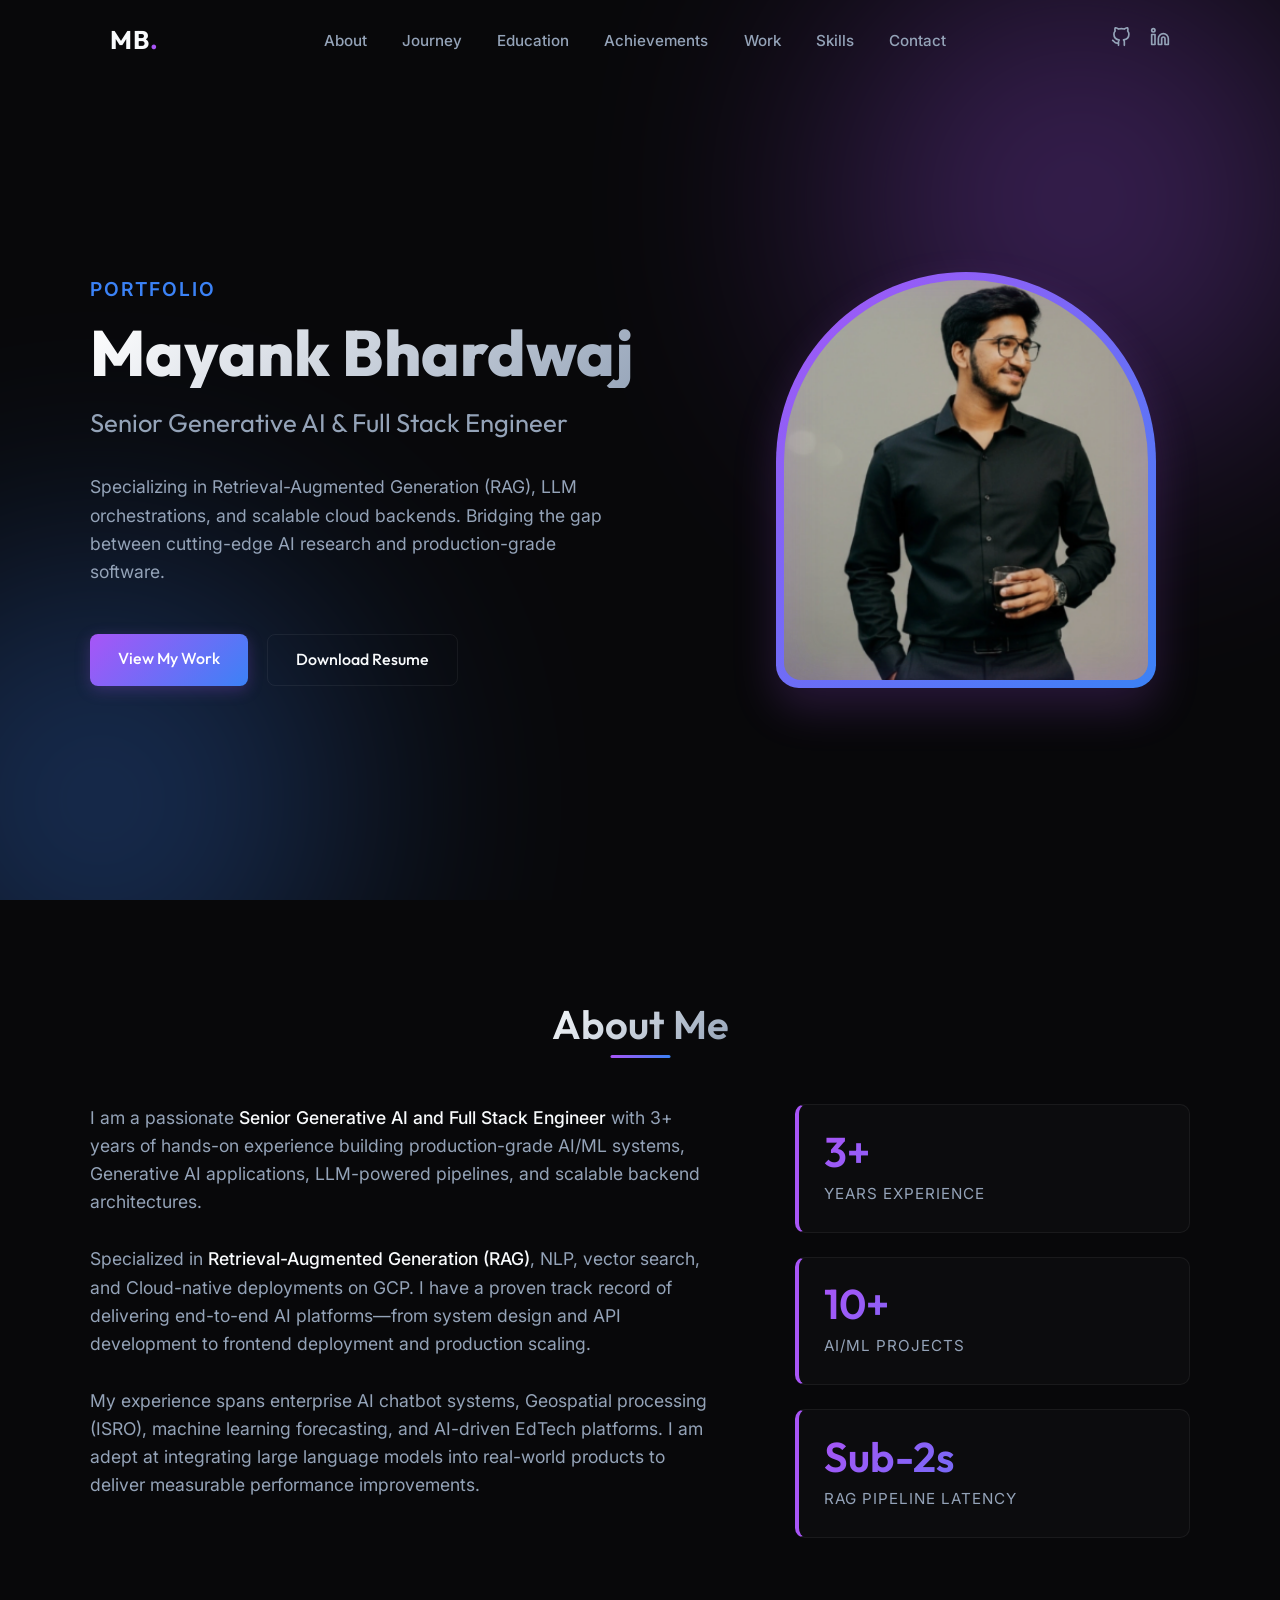
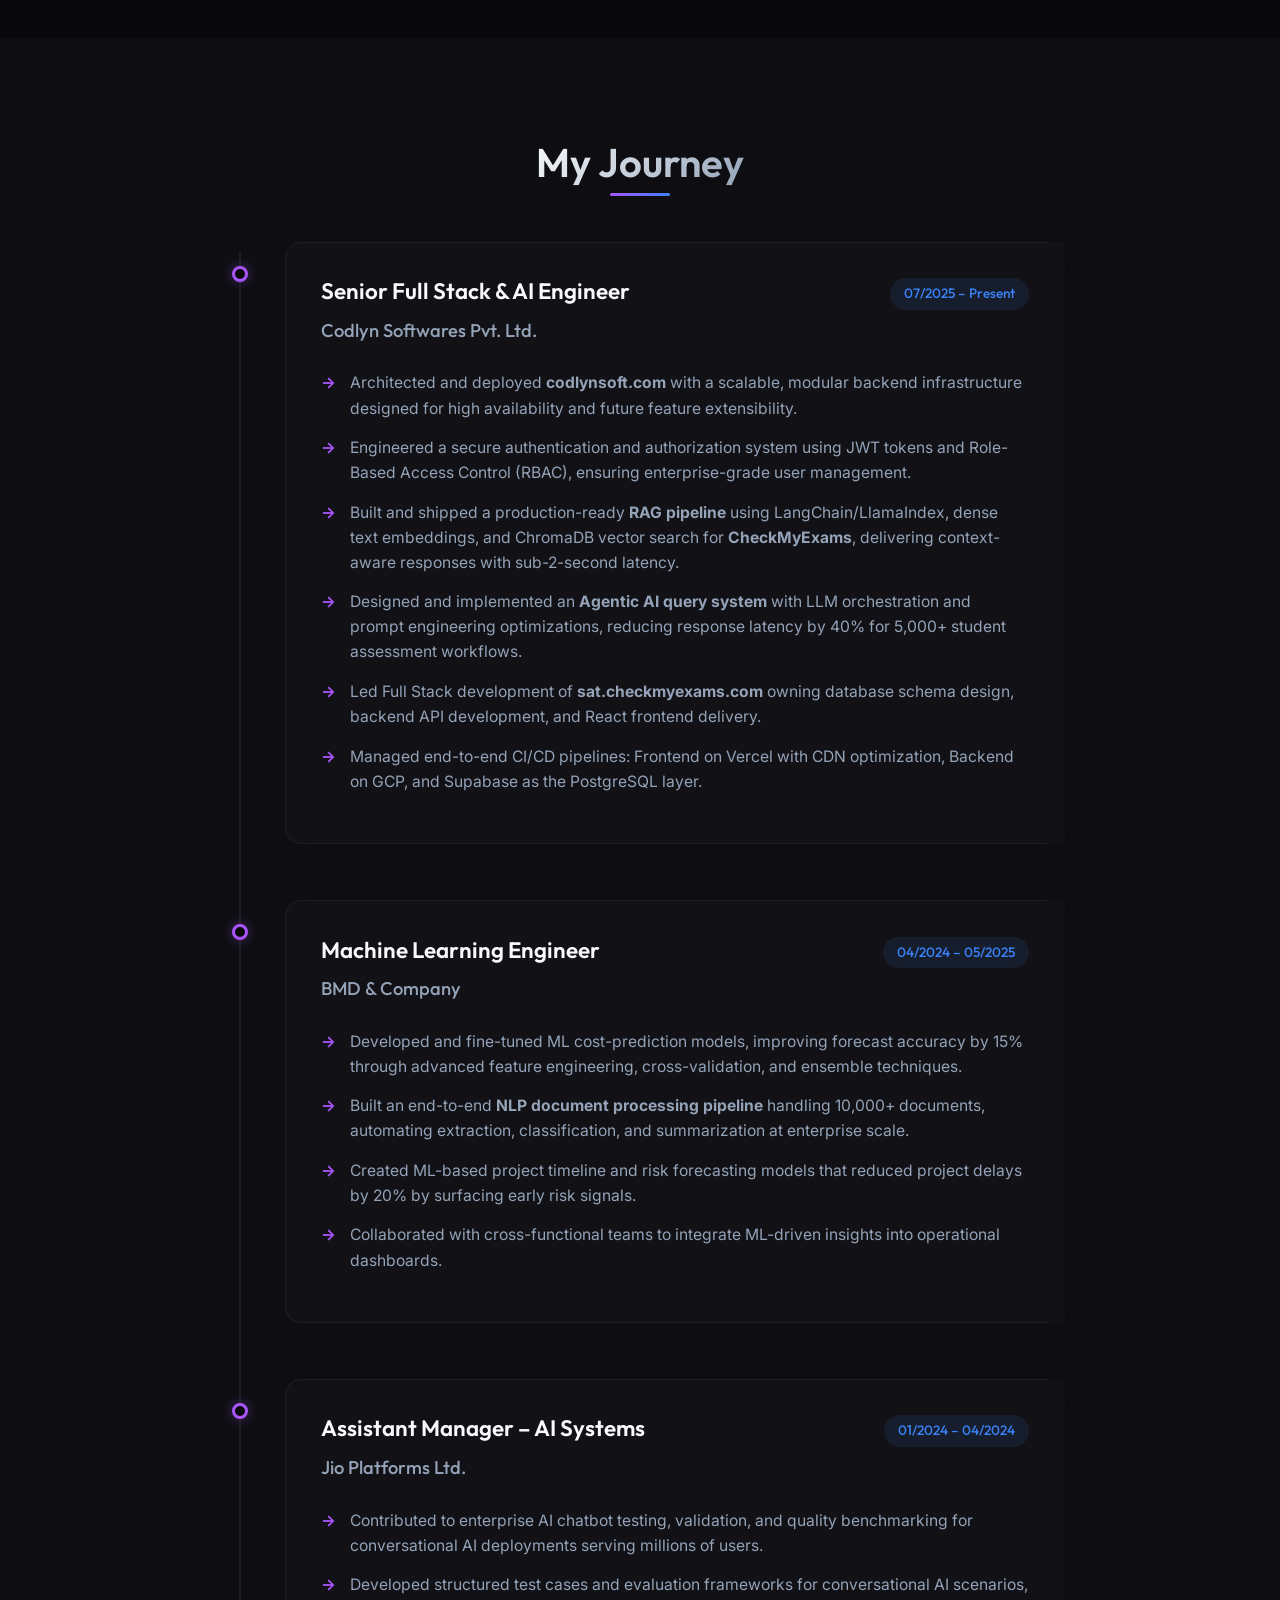
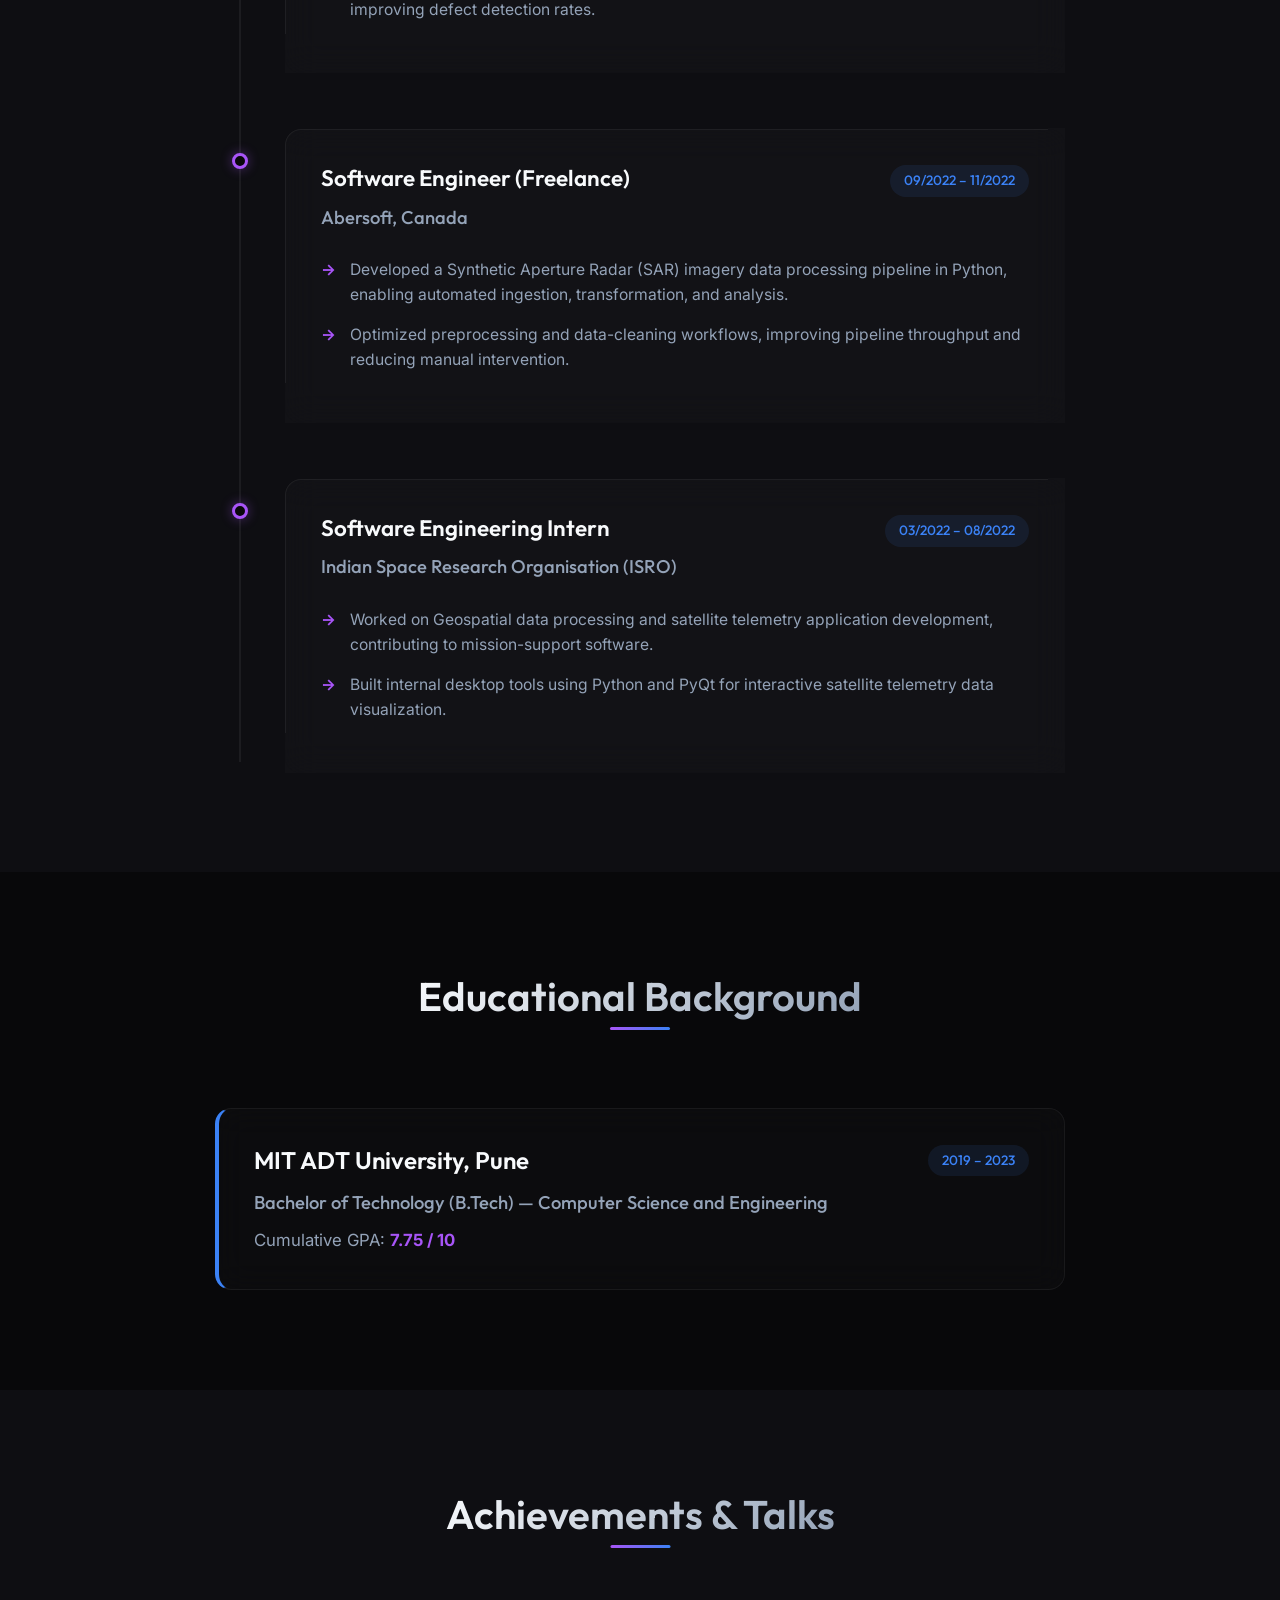
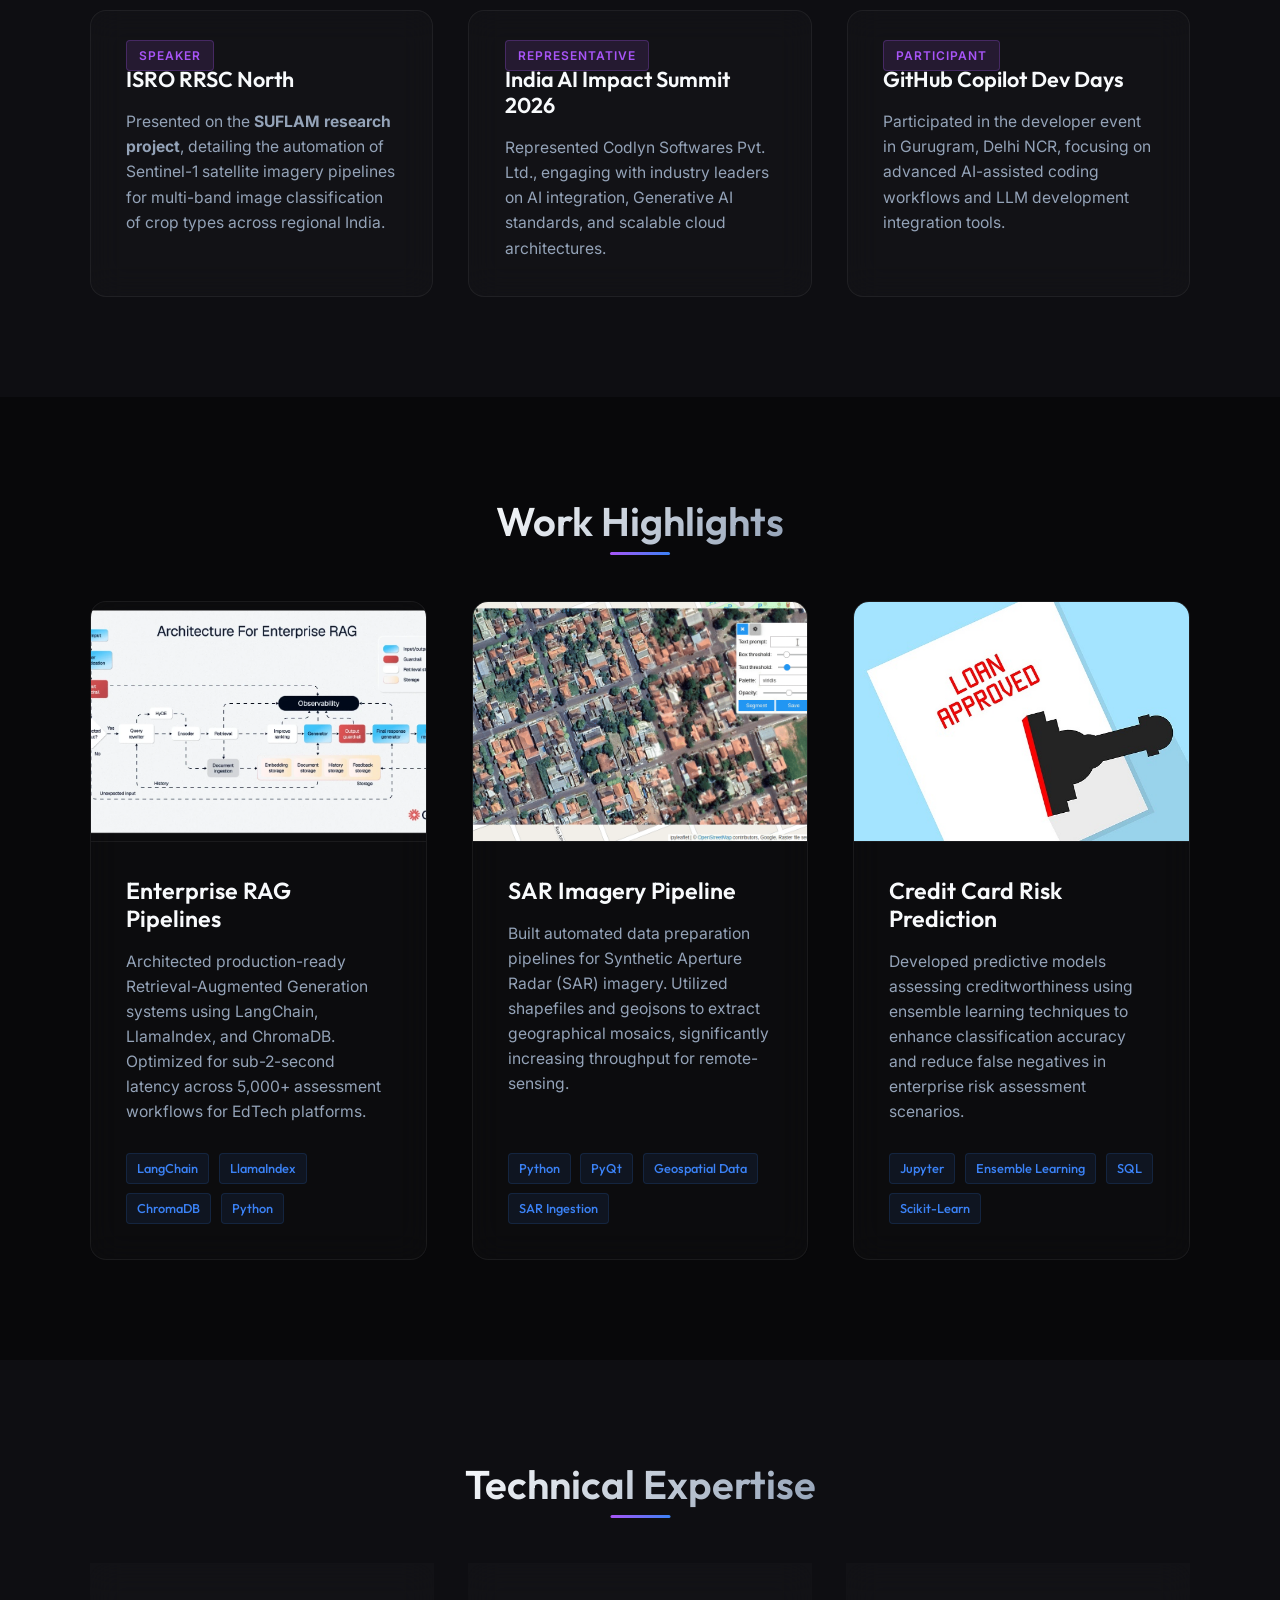
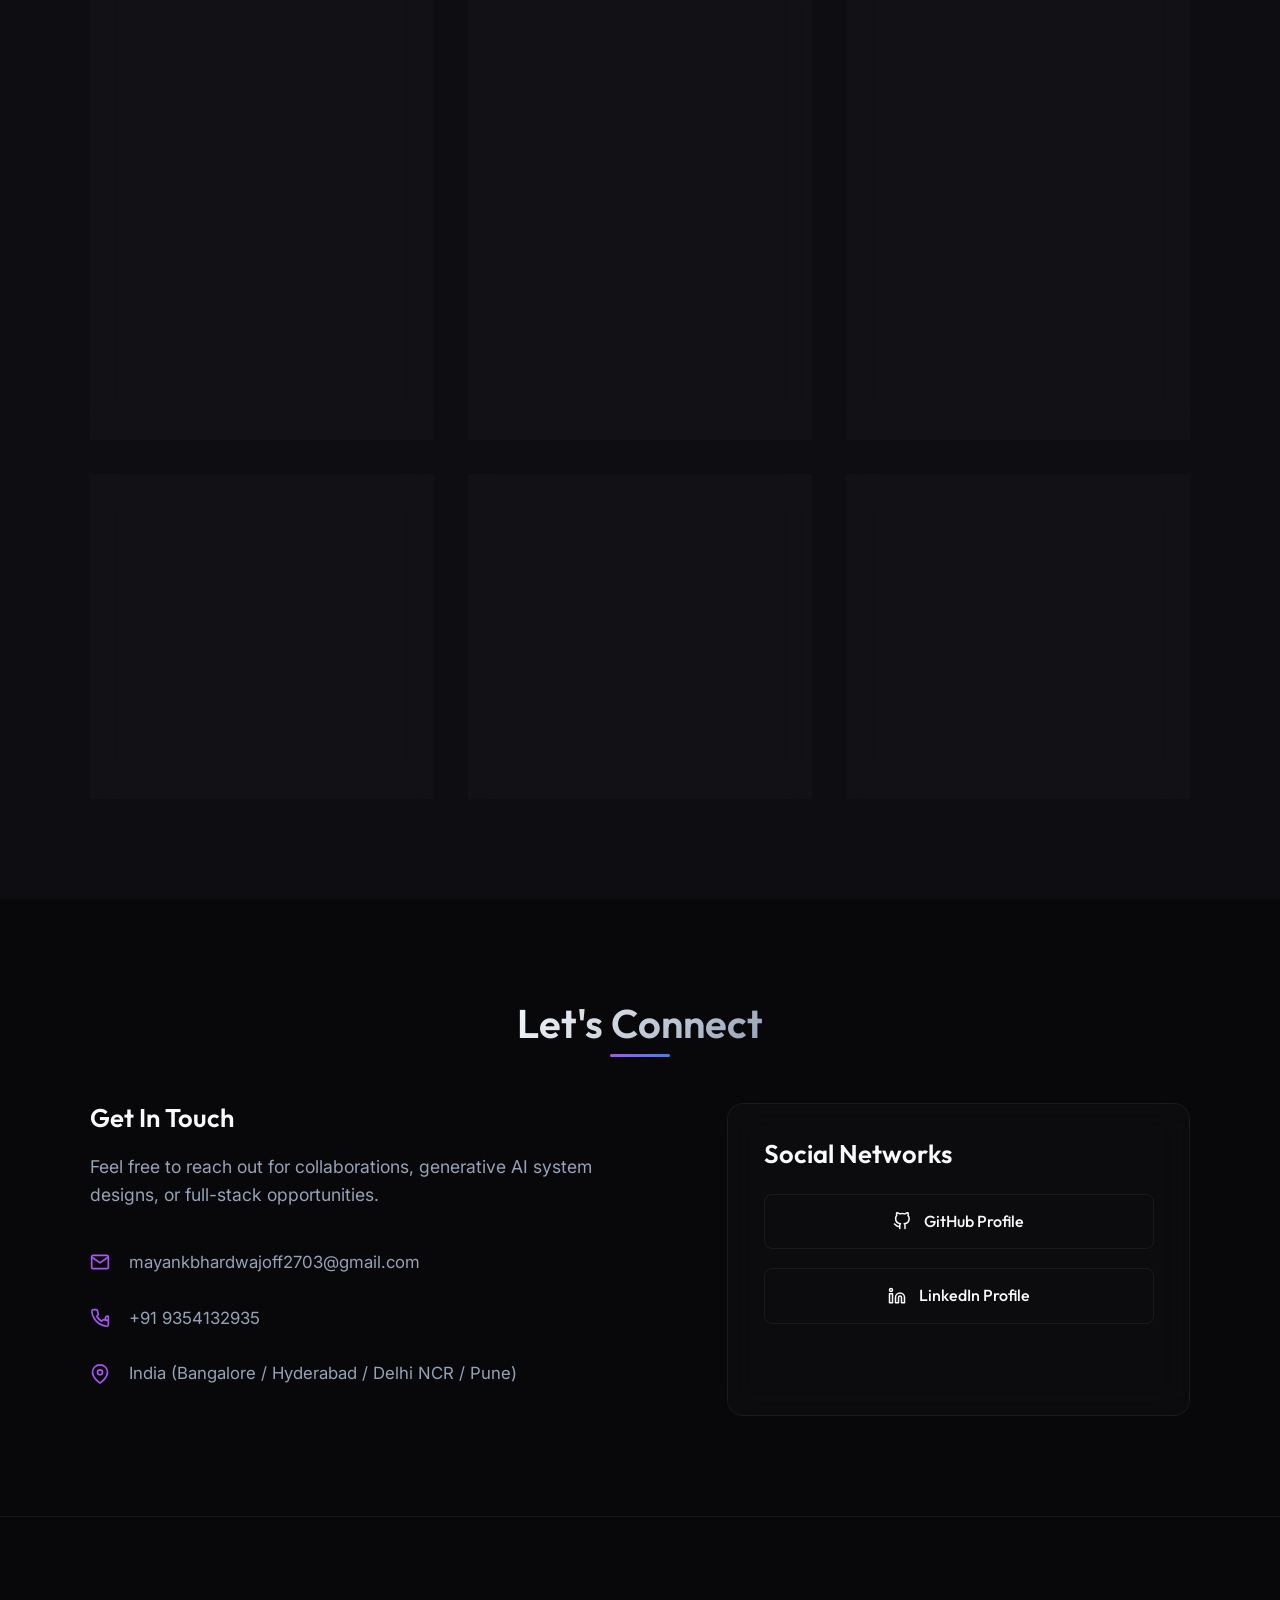
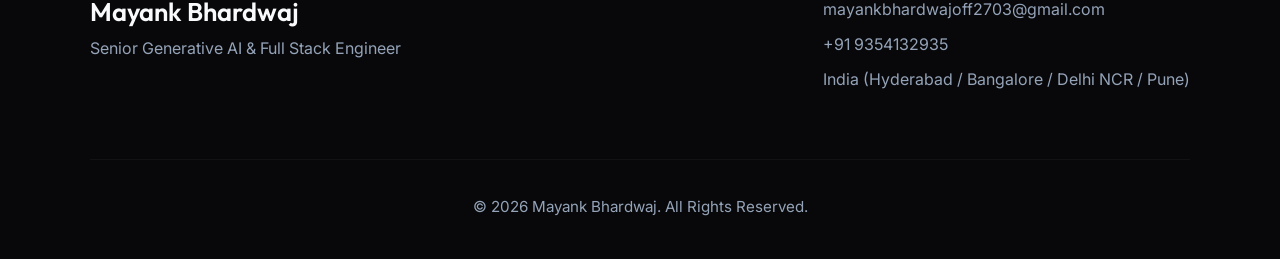
<file: index.html>
<!DOCTYPE html>
<html lang="en" class="dark">
<head>
    <meta charset="UTF-8">
    <meta name="viewport" content="width=device-width, initial-scale=1.0">
    <title>Mayank Bhardwaj | Senior Generative AI & Full Stack Engineer</title>
    <meta name="description" content="Portfolio of Mayank Bhardwaj, Senior Generative AI & Full Stack Engineer specializing in RAG, LLM Systems, and scalable backend architectures.">
    
    <!-- Google Fonts -->
    <link rel="preconnect" href="https://fonts.googleapis.com">
    <link rel="preconnect" href="https://fonts.gstatic.com" crossorigin>
    <link href="https://fonts.googleapis.com/css2?family=Outfit:wght@300;400;500;600;700;800&family=Inter:wght@300;400;500;600&display=swap" rel="stylesheet">
    
    <!-- CSS -->
    <link rel="stylesheet" href="styles.css">
</head>
<body>
    <!-- Navigation -->
    <nav class="navbar" id="navbar">
        <div class="nav-content">
            <a href="#" class="logo">MB<span>.</span></a>
            <ul class="nav-links">
                <li><a href="#about">About</a></li>
                <li><a href="#experience">Journey</a></li>
                <li><a href="#education">Education</a></li>
                <li><a href="#achievements">Achievements</a></li>
                <li><a href="#projects">Work</a></li>
                <li><a href="#skills">Skills</a></li>
                <li><a href="#contact">Contact</a></li>
            </ul>
            <div class="nav-socials">
                <a href="https://github.com/Mayank-Bhardwaj-2703" target="_blank" aria-label="GitHub">
                    <svg viewBox="0 0 24 24" width="20" height="20" stroke="currentColor" stroke-width="2" fill="none" stroke-linecap="round" stroke-linejoin="round"><path d="M9 19c-5 1.5-5-2.5-7-3m14 6v-3.87a3.37 3.37 0 0 0-.94-2.61c3.14-.35 6.44-1.54 6.44-7A5.44 5.44 0 0 0 20 4.77 5.07 5.07 0 0 0 19.91 1S18.73.65 16 2.48a13.38 13.38 0 0 0-7 0C6.27.65 5.09 1 5.09 1A5.07 5.07 0 0 0 5 4.77a5.44 5.44 0 0 0-1.5 3.78c0 5.42 3.3 6.61 6.44 7A3.37 3.37 0 0 0 9 18.13V22"></path></svg>
                </a>
                <a href="https://www.linkedin.com/in/mayankbhardwaj2703/" target="_blank" aria-label="LinkedIn">
                    <svg viewBox="0 0 24 24" width="20" height="20" stroke="currentColor" stroke-width="2" fill="none" stroke-linecap="round" stroke-linejoin="round"><path d="M16 8a6 6 0 0 1 6 6v7h-4v-7a2 2 0 0 0-2-2 2 2 0 0 0-2 2v7h-4v-7a6 6 0 0 1 6-6z"></path><rect x="2" y="9" width="4" height="12"></rect><circle cx="4" cy="4" r="2"></circle></svg>
                </a>
            </div>
            <!-- Mobile Menu Toggle -->
            <div class="mobile-menu-toggle" id="mobile-toggle">
                <span></span>
                <span></span>
                <span></span>
            </div>
        </div>
    </nav>

    <!-- Hero Section -->
    <section class="hero" id="home">
        <div class="hero-container">
            <div class="hero-content reveal">
                <p class="hero-greeting">Portfolio</p>
                <h1 class="hero-name">Mayank Bhardwaj</h1>
                <h2 class="hero-role">Senior Generative AI & Full Stack Engineer</h2>
                <p class="hero-bio">Specializing in Retrieval-Augmented Generation (RAG), LLM orchestrations, and scalable cloud backends. Bridging the gap between cutting-edge AI research and production-grade software.</p>
                <div class="hero-cta">
                    <a href="#projects" class="btn btn-primary">View My Work</a>
                    <a href="Mayank_Bhardwaj_Resume_2026%20(1).docx" class="btn btn-outline" download>Download Resume</a>
                </div>
            </div>
            <div class="hero-image-wrapper reveal delay-1">
                <div class="hero-image-frame">
                    <div class="hero-image">
                        <img src="assets/profile.png" alt="Mayank Bhardwaj">
                        <div class="glow-effect"></div>
                    </div>
                </div>
            </div>
        </div>
    </section>

    <!-- About Section -->
    <section class="about section-padding" id="about">
        <div class="container reveal">
            <h2 class="section-title">About Me</h2>
            <div class="about-grid">
                <div class="about-text">
                    <p>I am a passionate <strong>Senior Generative AI and Full Stack Engineer</strong> with 3+ years of hands-on experience building production-grade AI/ML systems, Generative AI applications, LLM-powered pipelines, and scalable backend architectures.</p>
                    <p>Specialized in <strong>Retrieval-Augmented Generation (RAG)</strong>, NLP, vector search, and Cloud-native deployments on GCP. I have a proven track record of delivering end-to-end AI platforms—from system design and API development to frontend deployment and production scaling.</p>
                    <p>My experience spans enterprise AI chatbot systems, Geospatial processing (ISRO), machine learning forecasting, and AI-driven EdTech platforms. I am adept at integrating large language models into real-world products to deliver measurable performance improvements.</p>
                </div>
                <div class="about-stats">
                    <div class="stat-card">
                        <h3>3+</h3>
                        <p>Years Experience</p>
                    </div>
                    <div class="stat-card">
                        <h3>10+</h3>
                        <p>AI/ML Projects</p>
                    </div>
                    <div class="stat-card">
                        <h3>Sub-2s</h3>
                        <p>RAG Pipeline Latency</p>
                    </div>
                </div>
            </div>
        </div>
    </section>

    <!-- Journey / Experience Section -->
    <section class="experience section-padding bg-alt" id="experience">
        <div class="container reveal">
            <h2 class="section-title">My Journey</h2>
            <div class="timeline">
                
                <div class="timeline-item reveal">
                    <div class="timeline-dot"></div>
                    <div class="timeline-content glass-card">
                        <div class="timeline-header">
                            <h3>Senior Full Stack & AI Engineer</h3>
                            <span class="timeline-date">07/2025 – Present</span>
                        </div>
                        <h4 class="timeline-company">Codlyn Softwares Pvt. Ltd.</h4>
                        <ul class="timeline-bullets">
                            <li>Architected and deployed <strong>codlynsoft.com</strong> with a scalable, modular backend infrastructure designed for high availability and future feature extensibility.</li>
                            <li>Engineered a secure authentication and authorization system using JWT tokens and Role-Based Access Control (RBAC), ensuring enterprise-grade user management.</li>
                            <li>Built and shipped a production-ready <strong>RAG pipeline</strong> using LangChain/LlamaIndex, dense text embeddings, and ChromaDB vector search for <strong>CheckMyExams</strong>, delivering context-aware responses with sub-2-second latency.</li>
                            <li>Designed and implemented an <strong>Agentic AI query system</strong> with LLM orchestration and prompt engineering optimizations, reducing response latency by 40% for 5,000+ student assessment workflows.</li>
                            <li>Led Full Stack development of <strong>sat.checkmyexams.com</strong> owning database schema design, backend API development, and React frontend delivery.</li>
                            <li>Managed end-to-end CI/CD pipelines: Frontend on Vercel with CDN optimization, Backend on GCP, and Supabase as the PostgreSQL layer.</li>
                        </ul>
                    </div>
                </div>

                <div class="timeline-item reveal">
                    <div class="timeline-dot"></div>
                    <div class="timeline-content glass-card">
                        <div class="timeline-header">
                            <h3>Machine Learning Engineer</h3>
                            <span class="timeline-date">04/2024 – 05/2025</span>
                        </div>
                        <h4 class="timeline-company">BMD & Company</h4>
                        <ul class="timeline-bullets">
                            <li>Developed and fine-tuned ML cost-prediction models, improving forecast accuracy by 15% through advanced feature engineering, cross-validation, and ensemble techniques.</li>
                            <li>Built an end-to-end <strong>NLP document processing pipeline</strong> handling 10,000+ documents, automating extraction, classification, and summarization at enterprise scale.</li>
                            <li>Created ML-based project timeline and risk forecasting models that reduced project delays by 20% by surfacing early risk signals.</li>
                            <li>Collaborated with cross-functional teams to integrate ML-driven insights into operational dashboards.</li>
                        </ul>
                    </div>
                </div>

                <div class="timeline-item reveal">
                    <div class="timeline-dot"></div>
                    <div class="timeline-content glass-card">
                        <div class="timeline-header">
                            <h3>Assistant Manager – AI Systems</h3>
                            <span class="timeline-date">01/2024 – 04/2024</span>
                        </div>
                        <h4 class="timeline-company">Jio Platforms Ltd.</h4>
                        <ul class="timeline-bullets">
                            <li>Contributed to enterprise AI chatbot testing, validation, and quality benchmarking for conversational AI deployments serving millions of users.</li>
                            <li>Developed structured test cases and evaluation frameworks for conversational AI scenarios, improving defect detection rates.</li>
                        </ul>
                    </div>
                </div>

                <div class="timeline-item reveal">
                    <div class="timeline-dot"></div>
                    <div class="timeline-content glass-card">
                        <div class="timeline-header">
                            <h3>Software Engineer (Freelance)</h3>
                            <span class="timeline-date">09/2022 – 11/2022</span>
                        </div>
                        <h4 class="timeline-company">Abersoft, Canada</h4>
                        <ul class="timeline-bullets">
                            <li>Developed a Synthetic Aperture Radar (SAR) imagery data processing pipeline in Python, enabling automated ingestion, transformation, and analysis.</li>
                            <li>Optimized preprocessing and data-cleaning workflows, improving pipeline throughput and reducing manual intervention.</li>
                        </ul>
                    </div>
                </div>

                <div class="timeline-item reveal">
                    <div class="timeline-dot"></div>
                    <div class="timeline-content glass-card">
                        <div class="timeline-header">
                            <h3>Software Engineering Intern</h3>
                            <span class="timeline-date">03/2022 – 08/2022</span>
                        </div>
                        <h4 class="timeline-company">Indian Space Research Organisation (ISRO)</h4>
                        <ul class="timeline-bullets">
                            <li>Worked on Geospatial data processing and satellite telemetry application development, contributing to mission-support software.</li>
                            <li>Built internal desktop tools using Python and PyQt for interactive satellite telemetry data visualization.</li>
                        </ul>
                    </div>
                </div>

            </div>
        </div>
    </section>

    <!-- Education Section -->
    <section class="education section-padding" id="education">
        <div class="container reveal">
            <h2 class="section-title">Educational Background</h2>
            <div class="education-card glass-card">
                <div class="education-header">
                    <h3>MIT ADT University, Pune</h3>
                    <span class="timeline-date">2019 – 2023</span>
                </div>
                <h4 class="education-degree">Bachelor of Technology (B.Tech) — Computer Science and Engineering</h4>
                <p class="education-cgpa">Cumulative GPA: <strong>7.75 / 10</strong></p>
            </div>
        </div>
    </section>

    <!-- Achievements Section -->
    <section class="achievements section-padding bg-alt" id="achievements">
        <div class="container reveal">
            <h2 class="section-title">Achievements & Talks</h2>
            <div class="achievements-grid">
                <div class="achievement-card glass-card reveal">
                    <div class="achievement-badge">Speaker</div>
                    <h3>ISRO RRSC North</h3>
                    <p>Presented on the <strong>SUFLAM research project</strong>, detailing the automation of Sentinel-1 satellite imagery pipelines for multi-band image classification of crop types across regional India.</p>
                </div>
                <div class="achievement-card glass-card reveal delay-1">
                    <div class="achievement-badge">Representative</div>
                    <h3>India AI Impact Summit 2026</h3>
                    <p>Represented Codlyn Softwares Pvt. Ltd., engaging with industry leaders on AI integration, Generative AI standards, and scalable cloud architectures.</p>
                </div>
                <div class="achievement-card glass-card reveal delay-2">
                    <div class="achievement-badge">Participant</div>
                    <h3>GitHub Copilot Dev Days</h3>
                    <p>Participated in the developer event in Gurugram, Delhi NCR, focusing on advanced AI-assisted coding workflows and LLM development integration tools.</p>
                </div>
            </div>
        </div>
    </section>

    <!-- Projects Section -->
    <section class="projects section-padding" id="projects">
        <div class="container reveal">
            <h2 class="section-title">Work Highlights</h2>
            <div class="projects-grid">
                
                <div class="project-card glass-card reveal">
                    <div class="project-image">
                        <img src="assets/VGaCdLg7HUjXa4J5u2zhRntYleo.webp" alt="RAG Pipeline Architecture">
                    </div>
                    <div class="project-content">
                        <h3>Enterprise RAG Pipelines</h3>
                        <p>Architected production-ready Retrieval-Augmented Generation systems using LangChain, LlamaIndex, and ChromaDB. Optimized for sub-2-second latency across 5,000+ assessment workflows for EdTech platforms.</p>
                        <div class="project-tech">
                            <span>LangChain</span><span>LlamaIndex</span><span>ChromaDB</span><span>Python</span>
                        </div>
                    </div>
                </div>

                <div class="project-card glass-card reveal delay-1">
                    <div class="project-image">
                        <img src="assets/0b25cd19-3195-4f54-8ac8-8d117b257a3c_1082x600.gif" alt="Geospatial Analysis">
                    </div>
                    <div class="project-content">
                        <h3>SAR Imagery Pipeline</h3>
                        <p>Built automated data preparation pipelines for Synthetic Aperture Radar (SAR) imagery. Utilized shapefiles and geojsons to extract geographical mosaics, significantly increasing throughput for remote-sensing.</p>
                        <div class="project-tech">
                            <span>Python</span><span>PyQt</span><span>Geospatial Data</span><span>SAR Ingestion</span>
                        </div>
                    </div>
                </div>

                <div class="project-card glass-card reveal delay-2">
                    <div class="project-image">
                        <img src="assets/creditcardapproval.png" alt="Credit Card Risk Analytics Dashboard">
                    </div>
                    <div class="project-content">
                        <h3>Credit Card Risk Prediction</h3>
                        <p>Developed predictive models assessing creditworthiness using ensemble learning techniques to enhance classification accuracy and reduce false negatives in enterprise risk assessment scenarios.</p>
                        <div class="project-tech">
                            <span>Jupyter</span><span>Ensemble Learning</span><span>SQL</span><span>Scikit-Learn</span>
                        </div>
                    </div>
                </div>

            </div>
        </div>
    </section>

    <!-- Skills Section -->
    <section class="skills section-padding bg-alt" id="skills">
        <div class="container reveal">
            <h2 class="section-title">Technical Expertise</h2>
            <div class="skills-grid">
                <div class="skill-category glass-card reveal">
                    <h3>AI / ML & NLP</h3>
                    <div class="skill-tags">
                        <span>LLMs</span><span>RAG</span><span>Prompt Engineering</span>
                        <span>Vector Search</span><span>LangChain</span><span>LlamaIndex</span>
                        <span>LangGraph</span><span>Agentic AI</span><span>Hugging Face</span>
                        <span>ChromaDB</span><span>Pinecone</span><span>Vertex AI</span>
                        <span>MLOps</span>
                    </div>
                </div>
                <div class="skill-category glass-card reveal delay-1">
                    <h3>Programming</h3>
                    <div class="skill-tags">
                        <span>Python</span><span>JavaScript (ES6+)</span><span>SQL</span>
                        <span>C/C++</span>
                    </div>
                </div>
                <div class="skill-category glass-card reveal delay-2">
                    <h3>Backend & APIs</h3>
                    <div class="skill-tags">
                        <span>Node.js</span><span>Express.js</span><span>FastAPI</span>
                        <span>REST APIs</span><span>JWT</span><span>Microservices</span>
                    </div>
                </div>
                <div class="skill-category glass-card reveal">
                    <h3>Frontend</h3>
                    <div class="skill-tags">
                        <span>React.js</span><span>Next.js</span><span>HTML5/CSS3</span>
                        <span>Responsive UI</span>
                    </div>
                </div>
                <div class="skill-category glass-card reveal delay-1">
                    <h3>Cloud & DevOps</h3>
                    <div class="skill-tags">
                        <span>GCP</span><span>Vercel</span><span>Supabase</span>
                        <span>PostgreSQL</span><span>Docker</span><span>CI/CD</span>
                        <span>Git</span>
                    </div>
                </div>
                <div class="skill-category glass-card reveal delay-2">
                    <h3>Data & Geospatial</h3>
                    <div class="skill-tags">
                        <span>SAR Imagery</span><span>Geospatial Pipelines</span><span>PyQt</span>
                        <span>Telemetry Visualization</span><span>Satellite Data</span>
                    </div>
                </div>
            </div>
        </div>
    </section>

    <!-- Contact Section -->
    <section class="contact section-padding" id="contact">
        <div class="container reveal">
            <h2 class="section-title">Let's Connect</h2>
            <div class="contact-grid">
                <div class="contact-info">
                    <h3>Get In Touch</h3>
                    <p>Feel free to reach out for collaborations, generative AI system designs, or full-stack opportunities.</p>
                    <div class="info-item">
                        <svg viewBox="0 0 24 24" width="20" height="20" stroke="currentColor" stroke-width="2" fill="none" stroke-linecap="round" stroke-linejoin="round"><path d="M4 4h16c1.1 0 2 .9 2 2v12c0 1.1-.9 2-2 2H4c-1.1 0-2-.9-2-2V6c0-1.1.9-2 2-2z"></path><polyline points="22,6 12,13 2,6"></polyline></svg>
                        <a href="mailto:mayankbhardwajoff2703@gmail.com">mayankbhardwajoff2703@gmail.com</a>
                    </div>
                    <div class="info-item">
                        <svg viewBox="0 0 24 24" width="20" height="20" stroke="currentColor" stroke-width="2" fill="none" stroke-linecap="round" stroke-linejoin="round"><path d="M22 16.92v3a2 2 0 0 1-2.18 2 19.79 19.79 0 0 1-8.63-3.07 19.5 19.5 0 0 1-6-6 19.79 19.79 0 0 1-3.07-8.67A2 2 0 0 1 4.11 2h3a2 2 0 0 1 2 1.72 12.84 12.84 0 0 0 .7 2.81 2 2 0 0 1-.45 2.11L8.09 9.91a16 16 0 0 0 6 6l1.27-1.27a2 2 0 0 1 2.11-.45 12.84 12.84 0 0 0 2.81.7A2 2 0 0 1 22 9.92v3z"></path></svg>
                        <a href="tel:+919354132935">+91 9354132935</a>
                    </div>
                    <div class="info-item">
                        <svg viewBox="0 0 24 24" width="20" height="20" stroke="currentColor" stroke-width="2" fill="none" stroke-linecap="round" stroke-linejoin="round"><path d="M21 10c0 7-9 13-9 13s-9-6-9-13a9 9 0 0 1 18 0z"></path><circle cx="12" cy="10" r="3"></circle></svg>
                        <span>India (Bangalore / Hyderabad / Delhi NCR / Pune)</span>
                    </div>
                </div>
                <div class="contact-links glass-card">
                    <h3>Social Networks</h3>
                    <div class="social-buttons">
                        <a href="https://github.com/Mayank-Bhardwaj-2703" target="_blank" class="btn btn-outline">
                            <svg viewBox="0 0 24 24" width="18" height="18" stroke="currentColor" stroke-width="2" fill="none" stroke-linecap="round" stroke-linejoin="round"><path d="M9 19c-5 1.5-5-2.5-7-3m14 6v-3.87a3.37 3.37 0 0 0-.94-2.61c3.14-.35 6.44-1.54 6.44-7A5.44 5.44 0 0 0 20 4.77 5.07 5.07 0 0 0 19.91 1S18.73.65 16 2.48a13.38 13.38 0 0 0-7 0C6.27.65 5.09 1 5.09 1A5.07 5.07 0 0 0 5 4.77a5.44 5.44 0 0 0-1.5 3.78c0 5.42 3.3 6.61 6.44 7A3.37 3.37 0 0 0 9 18.13V22"></path></svg>
                            GitHub Profile
                        </a>
                        <a href="https://www.linkedin.com/in/mayankbhardwaj2703/" target="_blank" class="btn btn-outline">
                            <svg viewBox="0 0 24 24" width="18" height="18" stroke="currentColor" stroke-width="2" fill="none" stroke-linecap="round" stroke-linejoin="round"><path d="M16 8a6 6 0 0 1 6 6v7h-4v-7a2 2 0 0 0-2-2 2 2 0 0 0-2 2v7h-4v-7a6 6 0 0 1 6-6z"></path><rect x="2" y="9" width="4" height="12"></rect><circle cx="4" cy="4" r="2"></circle></svg>
                            LinkedIn Profile
                        </a>
                    </div>
                </div>
            </div>
        </div>
    </section>

    <!-- Footer -->
    <footer class="footer">
        <div class="container">
            <div class="footer-content">
                <div class="footer-brand">
                    <h2>Mayank Bhardwaj</h2>
                    <p>Senior Generative AI & Full Stack Engineer</p>
                </div>
                <div class="footer-contact">
                    <p><a href="mailto:mayankbhardwajoff2703@gmail.com">mayankbhardwajoff2703@gmail.com</a></p>
                    <p><a href="tel:+919354132935">+91 9354132935</a></p>
                    <p>India (Hyderabad / Bangalore / Delhi NCR / Pune)</p>
                </div>
            </div>
            <div class="footer-bottom">
                <p>&copy; <span id="year"></span> Mayank Bhardwaj. All Rights Reserved.</p>
            </div>
        </div>
    </footer>

    <!-- Scripts -->
    <script src="script.js"></script>
</body>
</html>
</file>
<file: styles.css>
/* =========================================
   VARIABLES & DESIGN SYSTEM
========================================= */
:root {
    /* Colors */
    --bg-main: #08080a;
    --bg-alt: #0e0e12;
    --text-main: #f8fafc;
    --text-muted: #94a3b8;
    
    --accent-primary: #a855f7; /* Violet/Purple */
    --accent-secondary: #3b82f6; /* Blue */
    --accent-glow: rgba(168, 85, 247, 0.4);
    
    --glass-bg: rgba(255, 255, 255, 0.02);
    --glass-border: rgba(255, 255, 255, 0.06);

    /* Typography */
    --font-heading: 'Outfit', sans-serif;
    --font-body: 'Inter', sans-serif;
    
    /* Layout */
    --container-width: 1100px;
    --section-padding: 100px 20px;
    
    /* Transitions */
    --transition-fast: 0.2s ease;
    --transition-medium: 0.4s cubic-bezier(0.16, 1, 0.3, 1);
}

/* =========================================
   RESET & BASE STYLES
========================================= */
* {
    margin: 0;
    padding: 0;
    box-sizing: border-box;
}

html {
    scroll-behavior: smooth;
    background-color: var(--bg-main);
    color: var(--text-main);
    font-family: var(--font-body);
    line-height: 1.6;
    overflow-x: hidden;
}

body {
    overflow-x: hidden;
}

h1, h2, h3, h4, h5, h6 {
    font-family: var(--font-heading);
    line-height: 1.2;
    font-weight: 600;
}

a {
    color: inherit;
    text-decoration: none;
    transition: var(--transition-fast);
}

ul {
    list-style: none;
}

img {
    max-width: 100%;
    display: block;
}

.container {
    max-width: var(--container-width);
    margin: 0 auto;
}

.section-padding {
    padding: var(--section-padding);
}

.bg-alt {
    background-color: var(--bg-alt);
}

/* Typography Utilities */
.section-title {
    font-size: 2.5rem;
    margin-bottom: 3.5rem;
    text-align: center;
    background: linear-gradient(135deg, var(--text-main), var(--text-muted));
    -webkit-background-clip: text;
    -webkit-text-fill-color: transparent;
    position: relative;
    display: inline-block;
    left: 50%;
    transform: translateX(-50%);
}

.section-title::after {
    content: '';
    position: absolute;
    bottom: -10px;
    left: 50%;
    transform: translateX(-50%);
    width: 60px;
    height: 3px;
    background: linear-gradient(90deg, var(--accent-primary), var(--accent-secondary));
    border-radius: 2px;
}

/* =========================================
   COMPONENTS
========================================= */

/* Buttons */
.btn {
    display: inline-block;
    padding: 12px 28px;
    border-radius: 8px;
    font-family: var(--font-heading);
    font-weight: 500;
    font-size: 1rem;
    cursor: pointer;
    transition: var(--transition-medium);
    text-align: center;
}

.btn-primary {
    background: linear-gradient(135deg, var(--accent-primary), var(--accent-secondary));
    color: white;
    box-shadow: 0 4px 15px rgba(168, 85, 247, 0.25);
}

.btn-primary:hover {
    transform: translateY(-2px);
    box-shadow: 0 8px 25px rgba(168, 85, 247, 0.4);
}

.btn-outline {
    background: transparent;
    border: 1px solid var(--glass-border);
    color: var(--text-main);
}

.btn-outline:hover {
    border-color: var(--accent-primary);
    background: rgba(168, 85, 247, 0.08);
}

/* Glass Card */
.glass-card {
    background: var(--glass-bg);
    backdrop-filter: blur(16px);
    -webkit-backdrop-filter: blur(16px);
    border: 1px solid var(--glass-border);
    border-radius: 16px;
    padding: 2.2rem;
    transition: var(--transition-medium);
}

.glass-card:hover {
    transform: translateY(-5px);
    border-color: rgba(255, 255, 255, 0.12);
    box-shadow: 0 15px 35px rgba(0, 0, 0, 0.6);
}

/* =========================================
   NAVIGATION
========================================= */
.navbar {
    position: fixed;
    top: 0;
    left: 0;
    width: 100%;
    padding: 20px 0;
    z-index: 1000;
    transition: var(--transition-fast);
}

.navbar.scrolled {
    padding: 15px 0;
    background: rgba(8, 8, 10, 0.85);
    backdrop-filter: blur(16px);
    border-bottom: 1px solid var(--glass-border);
}

.nav-content {
    max-width: var(--container-width);
    margin: 0 auto;
    padding: 0 20px;
    display: flex;
    justify-content: space-between;
    align-items: center;
}

.logo {
    font-family: var(--font-heading);
    font-size: 1.6rem;
    font-weight: 700;
    letter-spacing: 1px;
}

.logo span {
    color: var(--accent-primary);
}

.nav-links {
    display: flex;
    gap: 2.2rem;
}

.nav-links a {
    font-size: 0.95rem;
    font-weight: 500;
    color: var(--text-muted);
    position: relative;
}

.nav-links a:hover {
    color: var(--text-main);
}

.nav-links a::after {
    content: '';
    position: absolute;
    bottom: -5px;
    left: 0;
    width: 0;
    height: 2px;
    background: var(--accent-primary);
    transition: var(--transition-fast);
}

.nav-links a:hover::after {
    width: 100%;
}

.nav-socials {
    display: flex;
    gap: 1.2rem;
}

.nav-socials a {
    color: var(--text-muted);
}

.nav-socials a:hover {
    color: var(--accent-secondary);
}

.mobile-menu-toggle {
    display: none;
    flex-direction: column;
    gap: 5px;
    cursor: pointer;
}

.mobile-menu-toggle span {
    width: 25px;
    height: 2px;
    background: var(--text-main);
    transition: var(--transition-fast);
}

/* =========================================
   HERO SECTION
========================================= */
.hero {
    min-height: 100vh;
    display: flex;
    align-items: center;
    padding: 120px 20px 60px;
    position: relative;
    overflow: hidden;
}

.hero::before, .hero::after {
    content: '';
    position: absolute;
    width: 500px;
    height: 500px;
    border-radius: 50%;
    filter: blur(130px);
    z-index: -1;
    opacity: 0.3;
}

.hero::before {
    top: -50px;
    right: -50px;
    background: var(--accent-primary);
}

.hero::after {
    bottom: -150px;
    left: -150px;
    background: var(--accent-secondary);
}

.hero-container {
    max-width: var(--container-width);
    margin: 0 auto;
    display: grid;
    grid-template-columns: 1.12fr 0.88fr;
    gap: 5rem;
    align-items: center;
}

.hero-greeting {
    font-size: 1.2rem;
    color: var(--accent-secondary);
    font-weight: 600;
    text-transform: uppercase;
    letter-spacing: 2px;
    margin-bottom: 0.8rem;
}

.hero-name {
    font-size: clamp(3.2rem, 5vw, 4.8rem);
    font-weight: 800;
    line-height: 1.1;
    margin-bottom: 1.2rem;
    background: linear-gradient(135deg, #fff, #94a3b8);
    -webkit-background-clip: text;
    -webkit-text-fill-color: transparent;
}

.hero-role {
    font-size: clamp(1.2rem, 2vw, 1.8rem);
    color: var(--text-muted);
    font-weight: 400;
    margin-bottom: 2.2rem;
}

.hero-bio {
    font-size: 1.1rem;
    color: var(--text-muted);
    margin-bottom: 3rem;
    max-width: 90%;
}

.hero-cta {
    display: flex;
    gap: 1.2rem;
}

.hero-image-wrapper {
    position: relative;
    display: flex;
    justify-content: center;
}

.hero-image-frame {
    position: relative;
    border-radius: 200px 200px 24px 24px;
    padding: 8px;
    background: linear-gradient(135deg, var(--accent-primary), var(--accent-secondary));
    box-shadow: 0 20px 45px rgba(168, 85, 247, 0.2);
    width: 100%;
    max-width: 380px;
}

.hero-image {
    position: relative;
    border-radius: 192px 192px 18px 18px;
    overflow: hidden;
    background: #0f0f12;
}

.hero-image img {
    width: 100%;
    height: auto;
    aspect-ratio: 1 / 1.1;
    object-fit: cover;
    display: block;
}

.glow-effect {
    position: absolute;
    inset: 0;
    box-shadow: inset 0 0 40px rgba(168, 85, 247, 0.2);
    pointer-events: none;
}

/* =========================================
   ABOUT SECTION
========================================= */
.about-grid {
    display: grid;
    grid-template-columns: 1.6fr 1fr;
    gap: 4.5rem;
}

.about-text p {
    font-size: 1.1rem;
    color: var(--text-muted);
    margin-bottom: 1.8rem;
}

.about-text strong {
    color: var(--text-main);
    font-weight: 500;
}

.about-stats {
    display: flex;
    flex-direction: column;
    gap: 1.5rem;
}

.stat-card {
    background: var(--glass-bg);
    border: 1px solid var(--glass-border);
    border-left: 4px solid var(--accent-primary);
    padding: 1.6rem;
    border-radius: 10px;
}

.stat-card h3 {
    font-size: 2.6rem;
    background: linear-gradient(135deg, var(--accent-primary), var(--accent-secondary));
    -webkit-background-clip: text;
    -webkit-text-fill-color: transparent;
    line-height: 1;
    margin-bottom: 0.6rem;
}

.stat-card p {
    color: var(--text-muted);
    font-size: 0.95rem;
    text-transform: uppercase;
    letter-spacing: 1px;
}

/* =========================================
   EXPERIENCE SECTION (Timeline)
========================================= */
.timeline {
    position: relative;
    max-width: 850px;
    margin: 0 auto;
}

.timeline::before {
    content: '';
    position: absolute;
    top: 10px;
    bottom: 10px;
    left: 24px;
    width: 2px;
    background: var(--glass-border);
}

.timeline-item {
    position: relative;
    padding-left: 70px;
    margin-bottom: 3.5rem;
}

.timeline-item:last-child {
    margin-bottom: 0;
}

.timeline-dot {
    position: absolute;
    left: 17px;
    top: 24px;
    width: 16px;
    height: 16px;
    border-radius: 50%;
    background: var(--bg-main);
    border: 3px solid var(--accent-primary);
    box-shadow: 0 0 12px var(--accent-glow);
    z-index: 1;
}

.timeline-header {
    display: flex;
    justify-content: space-between;
    align-items: flex-start;
    margin-bottom: 0.6rem;
    flex-wrap: wrap;
    gap: 1rem;
}

.timeline-header h3 {
    font-size: 1.4rem;
    color: var(--text-main);
}

.timeline-date {
    font-size: 0.85rem;
    color: var(--accent-secondary);
    background: rgba(59, 130, 246, 0.1);
    padding: 5px 14px;
    border-radius: 20px;
    font-family: var(--font-heading);
    font-weight: 500;
}

.timeline-company {
    font-size: 1.15rem;
    color: var(--text-muted);
    font-weight: 500;
    margin-bottom: 1.8rem;
}

.timeline-bullets {
    list-style: none !important;
    padding-left: 0 !important;
}

.timeline-bullets li {
    position: relative;
    padding-left: 1.8rem;
    margin-bottom: 0.9rem !important;
    font-size: 0.98rem;
    color: var(--text-muted);
    line-height: 1.6;
}

.timeline-bullets li::before {
    content: '→';
    position: absolute;
    left: 0;
    color: var(--accent-primary);
    font-weight: bold;
}

/* =========================================
   EDUCATION SECTION
========================================= */
.education-card {
    border-left: 4px solid var(--accent-secondary);
    max-width: 850px;
    margin: 2rem auto 0;
}

.education-header {
    display: flex;
    justify-content: space-between;
    align-items: center;
    margin-bottom: 1rem;
    flex-wrap: wrap;
    gap: 1rem;
}

.education-header h3 {
    font-size: 1.5rem;
    color: var(--text-main);
}

.education-degree {
    font-size: 1.15rem;
    color: var(--text-muted);
    font-weight: 500;
    margin-bottom: 0.8rem;
}

.education-cgpa {
    font-size: 1.05rem;
    color: var(--text-muted);
}

.education-cgpa strong {
    color: var(--accent-primary);
}

/* =========================================
   ACHIEVEMENTS SECTION
========================================= */
.achievements-grid {
    display: grid;
    grid-template-columns: repeat(auto-fit, minmax(290px, 1fr));
    gap: 2.2rem;
    margin-top: 1rem;
}

.achievement-card {
    position: relative;
    padding-top: 3.5rem;
}

.achievement-badge {
    position: absolute;
    top: 1.8rem;
    left: 2.2rem;
    font-size: 0.75rem;
    text-transform: uppercase;
    letter-spacing: 1px;
    background: rgba(168, 85, 247, 0.12);
    color: var(--accent-primary);
    padding: 5px 12px;
    border-radius: 4px;
    font-weight: 600;
    border: 1px solid rgba(168, 85, 247, 0.25);
}

.achievement-card h3 {
    font-size: 1.35rem;
    margin-bottom: 1rem;
    color: var(--text-main);
}

.achievement-card p {
    color: var(--text-muted);
    font-size: 0.98rem;
    line-height: 1.6;
}

/* =========================================
   PROJECTS SECTION
========================================= */
.projects-grid {
    display: grid;
    grid-template-columns: repeat(auto-fit, minmax(320px, 1fr));
    gap: 2.8rem;
}

.project-card {
    padding: 0;
    overflow: hidden;
    display: flex;
    flex-direction: column;
}

.project-image {
    width: 100%;
    height: 240px;
    overflow: hidden;
    position: relative;
    border-bottom: 1px solid var(--glass-border);
}

.project-image img {
    width: 100%;
    height: 100%;
    object-fit: cover;
    transition: transform 0.6s cubic-bezier(0.16, 1, 0.3, 1);
}

.project-card:hover .project-image img {
    transform: scale(1.06);
}

.project-content {
    padding: 2.2rem;
    flex: 1;
    display: flex;
    flex-direction: column;
}

.project-content h3 {
    font-size: 1.45rem;
    margin-bottom: 1rem;
    color: var(--text-main);
}

.project-content p {
    color: var(--text-muted);
    font-size: 0.98rem;
    margin-bottom: 1.8rem;
    flex: 1;
    line-height: 1.6;
}

.project-tech {
    display: flex;
    flex-wrap: wrap;
    gap: 0.6rem;
}

.project-tech span {
    font-size: 0.8rem;
    color: var(--accent-secondary);
    font-family: var(--font-heading);
    font-weight: 500;
    background: rgba(59, 130, 246, 0.08);
    padding: 4px 10px;
    border-radius: 4px;
    border: 1px solid rgba(59, 130, 246, 0.15);
}

/* =========================================
   SKILLS SECTION
========================================= */
.skills-grid {
    display: grid;
    grid-template-columns: repeat(auto-fit, minmax(310px, 1fr));
    gap: 2.2rem;
}

.skill-category h3 {
    font-size: 1.25rem;
    margin-bottom: 1.8rem;
    color: var(--text-main);
    display: flex;
    align-items: center;
    gap: 0.6rem;
    border-bottom: 1px solid var(--glass-border);
    padding-bottom: 0.6rem;
}

.skill-tags {
    display: flex;
    flex-wrap: wrap;
    gap: 0.8rem;
}

.skill-tags span {
    background: rgba(255, 255, 255, 0.04);
    border: 1px solid var(--glass-border);
    padding: 6px 14px;
    border-radius: 6px;
    font-size: 0.92rem;
    color: var(--text-muted);
    transition: var(--transition-fast);
}

.skill-tags span:hover {
    color: var(--text-main);
    border-color: var(--accent-primary);
    background: rgba(168, 85, 247, 0.08);
}

/* =========================================
   CONTACT SECTION
========================================= */
.contact-grid {
    display: grid;
    grid-template-columns: 1.1fr 0.9fr;
    gap: 4.5rem;
}

.contact-info h3, .contact-links h3 {
    font-size: 1.6rem;
    margin-bottom: 1.2rem;
    color: var(--text-main);
}

.contact-info p {
    color: var(--text-muted);
    margin-bottom: 2.5rem;
    font-size: 1.1rem;
}

.info-item {
    display: flex;
    align-items: center;
    gap: 1.2rem;
    margin-bottom: 1.8rem;
    color: var(--text-muted);
}

.info-item svg {
    color: var(--accent-primary);
    flex-shrink: 0;
}

.info-item a {
    font-size: 1.05rem;
}

.info-item a:hover {
    color: var(--text-main);
    text-decoration: underline;
}

.info-item span {
    font-size: 1.05rem;
}

.social-buttons {
    display: flex;
    flex-direction: column;
    gap: 1.2rem;
    margin-top: 1.5rem;
}

.social-buttons .btn {
    display: flex;
    align-items: center;
    justify-content: center;
    gap: 0.8rem;
    width: 100%;
    padding: 14px;
    font-weight: 500;
}

/* =========================================
   FOOTER
========================================= */
.footer {
    border-top: 1px solid var(--glass-border);
    padding: 5rem 20px 2.5rem;
    background: var(--bg-main);
}

.footer-content {
    max-width: var(--container-width);
    margin: 0 auto;
    display: flex;
    justify-content: space-between;
    flex-wrap: wrap;
    gap: 2.5rem;
    margin-bottom: 3.5rem;
}

.footer-brand h2 {
    font-size: 1.6rem;
    margin-bottom: 0.5rem;
}

.footer-brand p {
    color: var(--text-muted);
}

.footer-contact p {
    margin-bottom: 0.6rem;
    color: var(--text-muted);
}

.footer-contact a:hover {
    color: var(--accent-primary);
}

.footer-bottom {
    max-width: var(--container-width);
    margin: 0 auto;
    text-align: center;
    padding-top: 2.2rem;
    border-top: 1px solid rgba(255, 255, 255, 0.04);
    color: var(--text-muted);
    font-size: 0.95rem;
}

/* =========================================
   ANIMATIONS (Reveal on Scroll)
========================================= */
.reveal {
    opacity: 0;
    transform: translateY(30px);
    transition: opacity 0.8s ease, transform 0.8s cubic-bezier(0.16, 1, 0.3, 1);
}

.reveal.active {
    opacity: 1;
    transform: translateY(0);
}

.delay-1 { transition-delay: 0.1s; }
.delay-2 { transition-delay: 0.2s; }

/* =========================================
   RESPONSIVE DESIGN
========================================= */
@media (max-width: 992px) {
    .hero-container {
        grid-template-columns: 1fr;
        gap: 3.5rem;
        text-align: center;
    }
    
    .hero-bio {
        max-width: 100%;
    }
    
    .hero-cta {
        justify-content: center;
    }
    
    .about-grid, .contact-grid {
        grid-template-columns: 1fr;
        gap: 3.5rem;
    }
    
    .hero-image-wrapper {
        order: -1;
    }
    
    .about-stats {
        flex-direction: row;
        justify-content: space-between;
    }
    
    .stat-card {
        flex: 1;
        text-align: center;
        border-left: none;
        border-top: 4px solid var(--accent-primary);
    }
}

@media (max-width: 768px) {
    .nav-links, .nav-socials {
        display: none;
    }
    
    .mobile-menu-toggle {
        display: flex;
    }
    
    /* When active */
    .nav-links.active {
        display: flex;
        flex-direction: column;
        position: absolute;
        top: 100%;
        left: 0;
        width: 100%;
        background: var(--bg-main);
        padding: 2.2rem;
        border-bottom: 1px solid var(--glass-border);
        gap: 1.6rem;
    }
    
    .section-padding {
        padding: 70px 20px;
    }
    
    .hero-cta {
        flex-direction: column;
        gap: 1rem;
    }
    
    .timeline::before {
        left: 15px;
    }
    
    .timeline-item {
        padding-left: 45px;
    }
    
    .timeline-dot {
        left: 8px;
        width: 14px;
        height: 14px;
    }
    
    .about-stats {
        flex-direction: column;
        gap: 1.2rem;
    }
}
</file>
